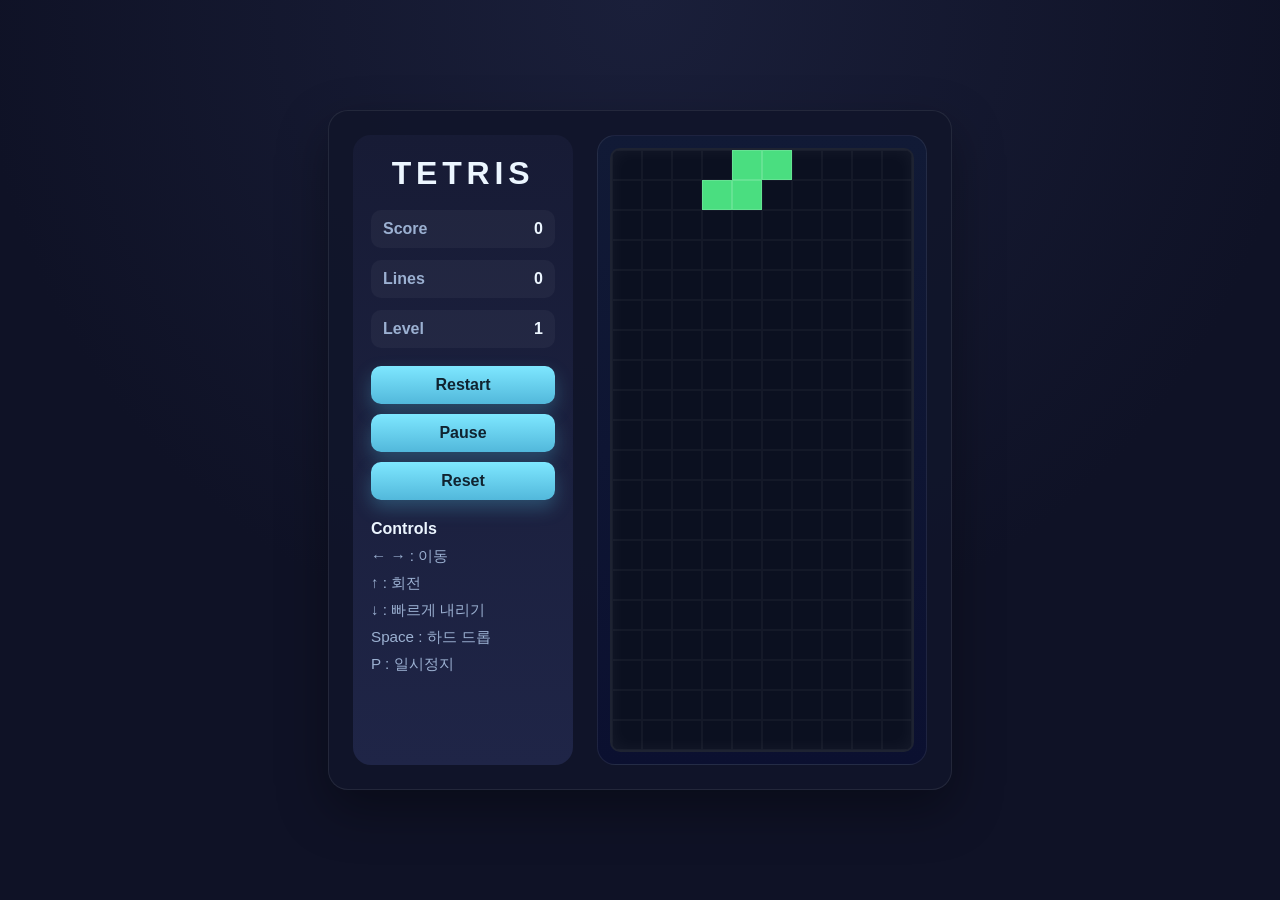
<file: Game01/index.html>
<!DOCTYPE html>
<html lang="ko">
  <head>
    <meta charset="UTF-8" />
    <meta name="viewport" content="width=device-width, initial-scale=1.0" />
    <title>테트리스</title>
    <link rel="stylesheet" href="style.css" />
  </head>
  <body>
    <div class="game-shell">
      <div class="panel">
        <h1>TETRIS</h1>

        <div class="stats">
          <div class="stat-box">
            <span class="label">Score</span>
            <span id="score">0</span>
          </div>
          <div class="stat-box">
            <span class="label">Lines</span>
            <span id="lines">0</span>
          </div>
          <div class="stat-box">
            <span class="label">Level</span>
            <span id="level">1</span>
          </div>
        </div>

        <div class="controls">
          <button id="start-btn">Start</button>
          <button id="pause-btn">Pause</button>
          <button id="reset-btn">Reset</button>
        </div>

        <div class="legend">
          <h2>Controls</h2>
          <ul>
            <li>← → : 이동</li>
            <li>↑ : 회전</li>
            <li>↓ : 빠르게 내리기</li>
            <li>Space : 하드 드롭</li>
            <li>P : 일시정지</li>
          </ul>
        </div>
      </div>

      <div class="board-wrap">
        <canvas id="game" width="300" height="600" aria-label="Tetris board"></canvas>
      </div>
    </div>

    <script src="script.js"></script>
  </body>
</html>
</file>
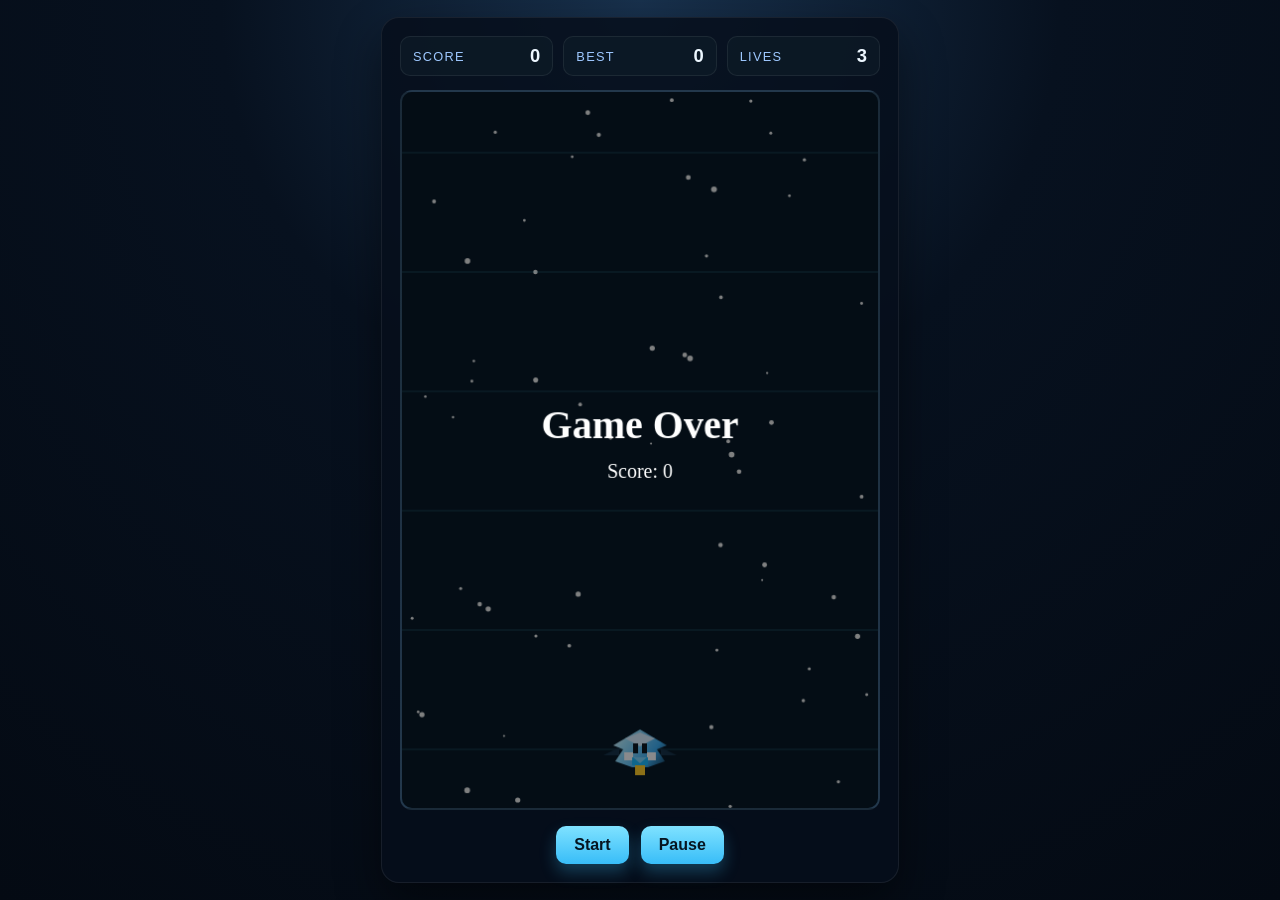
<file: Game02/index.html>
<!DOCTYPE html>
<html lang="ko">
  <head>
    <meta charset="UTF-8" />
    <meta name="viewport" content="width=device-width, initial-scale=1.0" />
    <title>Sky Defender</title>
    <link rel="stylesheet" href="style.css" />
  </head>
  <body>
    <div class="game-wrap">
      <div class="hud">
        <div class="panel">
          <span>Score</span>
          <strong id="score">0</strong>
        </div>
        <div class="panel">
          <span>Best</span>
          <strong id="best">0</strong>
        </div>
        <div class="panel">
          <span>Lives</span>
          <strong id="lives">3</strong>
        </div>
      </div>

      <canvas id="gameCanvas" width="480" height="720" aria-label="Vertical shooting game"></canvas>

      <div class="controls">
        <button id="startBtn">Start</button>
        <button id="pauseBtn">Pause</button>
      </div>
    </div>

    <script src="script.js"></script>
  </body>
</html>
</file>
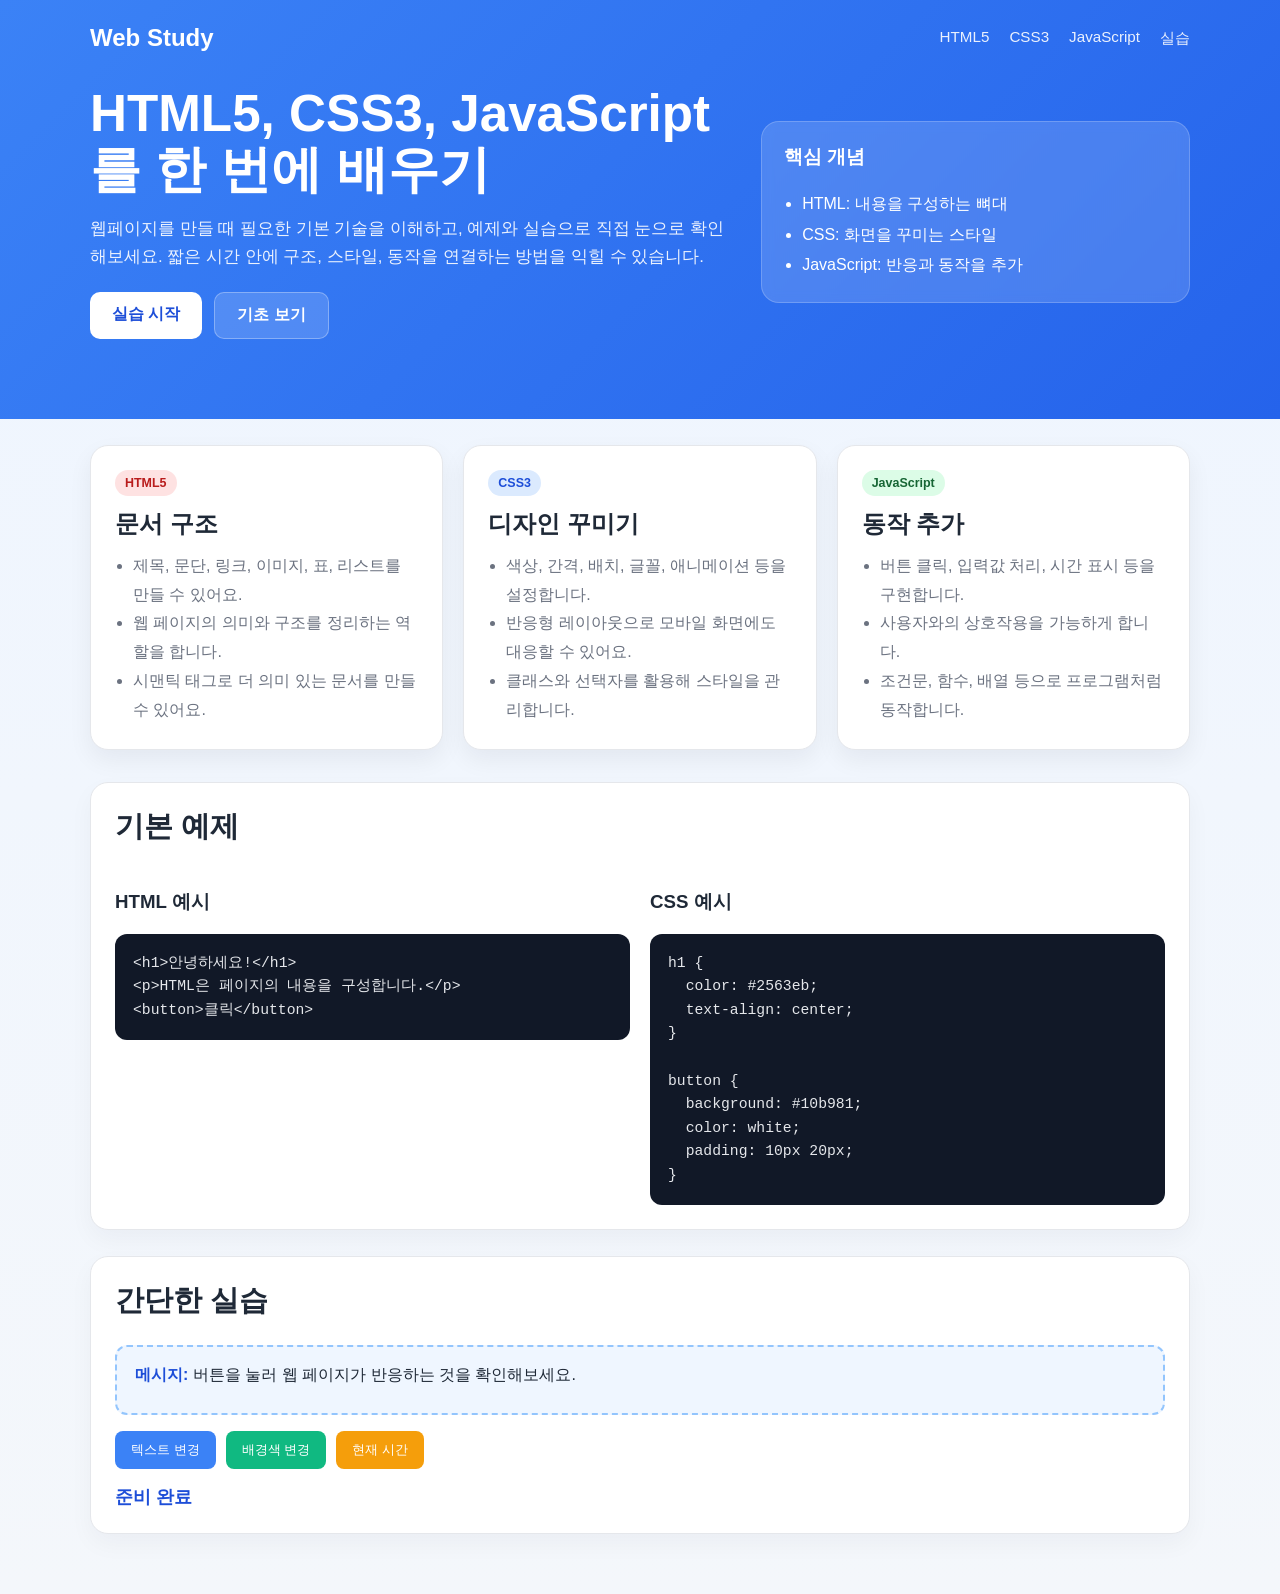
<file: DemoPage.html>
<!DOCTYPE html>
<html lang="ko">
  <head>
    <meta charset="UTF-8" />
    <meta name="viewport" content="width=device-width, initial-scale=1.0" />
    <title>HTML5 + CSS3 + JavaScript 학습 페이지</title>
    <style>
      :root {
        --bg: #f4f7fb;
        --card: #ffffff;
        --primary: #3b82f6;
        --primary-dark: #1d4ed8;
        --accent: #10b981;
        --text: #1f2937;
        --muted: #6b7280;
        --line: #e5e7eb;
        --warning: #f59e0b;
      }

      * {
        box-sizing: border-box;
      }

      body {
        margin: 0;
        font-family: "Segoe UI", Tahoma, Geneva, Verdana, sans-serif;
        background: linear-gradient(180deg, #eef5ff 0%, var(--bg) 100%);
        color: var(--text);
      }

      .container {
        width: min(1100px, 90%);
        margin: 0 auto;
      }

      header {
        background: linear-gradient(135deg, var(--primary) 0%, #2563eb 100%);
        color: white;
        padding: 24px 0 80px;
      }

      nav {
        display: flex;
        justify-content: space-between;
        align-items: center;
        gap: 16px;
      }

      .logo {
        font-size: 1.5rem;
        font-weight: 700;
      }

      .nav-links {
        display: flex;
        gap: 20px;
        flex-wrap: wrap;
        font-size: 0.95rem;
      }

      .nav-links a {
        color: white;
        opacity: 0.9;
        text-decoration: none;
      }

      .hero {
        display: grid;
        grid-template-columns: 1.2fr 0.8fr;
        gap: 28px;
        align-items: center;
        margin-top: 34px;
      }

      .hero h1 {
        font-size: clamp(2.2rem, 4vw, 4rem);
        line-height: 1.1;
        margin: 0 0 16px;
      }

      .hero p {
        font-size: 1.05rem;
        line-height: 1.7;
        margin: 0 0 20px;
        color: rgba(255, 255, 255, 0.9);
      }

      .buttons {
        display: flex;
        gap: 12px;
        flex-wrap: wrap;
      }

      .btn {
        display: inline-block;
        border: none;
        border-radius: 10px;
        padding: 12px 22px;
        font-weight: 700;
        cursor: pointer;
        text-decoration: none;
        transition: transform 0.2s ease;
      }

      .btn:hover {
        transform: translateY(-2px);
      }

      .btn-primary {
        background: white;
        color: var(--primary-dark);
      }

      .btn-secondary {
        background: rgba(255, 255, 255, 0.15);
        color: white;
        border: 1px solid rgba(255, 255, 255, 0.3);
      }

      .hero-card {
        background: rgba(255, 255, 255, 0.15);
        border: 1px solid rgba(255, 255, 255, 0.2);
        border-radius: 18px;
        padding: 22px;
        backdrop-filter: blur(6px);
      }

      .hero-card h3 {
        margin-top: 0;
      }

      .hero-card ul {
        margin: 0;
        padding-left: 18px;
        line-height: 1.9;
      }

      main {
        margin-top: -40px;
        padding-bottom: 60px;
      }

      .cards {
        display: grid;
        grid-template-columns: repeat(3, minmax(0, 1fr));
        gap: 20px;
        margin-bottom: 32px;
      }

      .card {
        background: var(--card);
        border-radius: 18px;
        padding: 24px;
        box-shadow: 0 10px 25px rgba(15, 23, 42, 0.06);
        border: 1px solid var(--line);
      }

      .badge {
        display: inline-block;
        font-size: 0.78rem;
        font-weight: 700;
        padding: 6px 10px;
        border-radius: 999px;
        margin-bottom: 12px;
      }

      .html .badge { background: #fee2e2; color: #b91c1c; }
      .css .badge { background: #dbeafe; color: #1d4ed8; }
      .js .badge { background: #dcfce7; color: #166534; }

      .card h3 {
        margin: 0 0 12px;
        font-size: 1.5rem;
      }

      .card ul {
        margin: 0;
        padding-left: 18px;
        line-height: 1.8;
        color: var(--muted);
      }

      section {
        margin-top: 26px;
      }

      .section-box {
        background: var(--card);
        border-radius: 18px;
        padding: 24px;
        box-shadow: 0 10px 25px rgba(15, 23, 42, 0.04);
        border: 1px solid var(--line);
      }

      .section-box h2 {
        margin-top: 0;
        font-size: 1.8rem;
      }

      .example-grid {
        display: grid;
        grid-template-columns: 1fr 1fr;
        gap: 20px;
      }

      pre {
        margin: 0;
        background: #111827;
        color: #e5e7eb;
        border-radius: 12px;
        padding: 18px;
        overflow-x: auto;
        font-size: 0.92rem;
        line-height: 1.6;
      }

      .demo-panel {
        display: grid;
        gap: 16px;
      }

      .box {
        border: 2px dashed #93c5fd;
        background: #eff6ff;
        border-radius: 12px;
        padding: 18px;
        min-height: 70px;
      }

      .box strong {
        color: var(--primary-dark);
      }

      .button-row {
        display: flex;
        gap: 10px;
        flex-wrap: wrap;
      }

      .mini-btn {
        background: var(--primary);
        color: white;
        border: none;
        padding: 10px 16px;
        border-radius: 8px;
        cursor: pointer;
      }

      .mini-btn.alt {
        background: var(--accent);
      }

      .mini-btn.warn {
        background: var(--warning);
      }

      .output {
        font-size: 1.1rem;
        font-weight: 600;
        color: var(--primary-dark);
      }

      @media (max-width: 820px) {
        .hero,
        .cards,
        .example-grid {
          grid-template-columns: 1fr;
        }

        nav {
          flex-direction: column;
          align-items: flex-start;
        }
      }
    </style>
  </head>
  <body>
    <header>
      <div class="container">
        <nav>
          <div class="logo">Web Study</div>
          <div class="nav-links">
            <a href="#html">HTML5</a>
            <a href="#css">CSS3</a>
            <a href="#js">JavaScript</a>
            <a href="#demo">실습</a>
          </div>
        </nav>

        <div class="hero">
          <div>
            <h1>HTML5, CSS3, JavaScript를 한 번에 배우기</h1>
            <p>
              웹페이지를 만들 때 필요한 기본 기술을 이해하고, 예제와 실습으로
              직접 눈으로 확인해보세요. 짧은 시간 안에 구조, 스타일, 동작을
              연결하는 방법을 익힐 수 있습니다.
            </p>
            <div class="buttons">
              <a class="btn btn-primary" href="#demo">실습 시작</a>
              <a class="btn btn-secondary" href="#html">기초 보기</a>
            </div>
          </div>

          <div class="hero-card">
            <h3>핵심 개념</h3>
            <ul>
              <li>HTML: 내용을 구성하는 뼈대</li>
              <li>CSS: 화면을 꾸미는 스타일</li>
              <li>JavaScript: 반응과 동작을 추가</li>
            </ul>
          </div>
        </div>
      </div>
    </header>

    <main class="container">
      <section class="cards">
        <article class="card html" id="html">
          <span class="badge">HTML5</span>
          <h3>문서 구조</h3>
          <ul>
            <li>제목, 문단, 링크, 이미지, 표, 리스트를 만들 수 있어요.</li>
            <li>웹 페이지의 의미와 구조를 정리하는 역할을 합니다.</li>
            <li>시맨틱 태그로 더 의미 있는 문서를 만들 수 있어요.</li>
          </ul>
        </article>

        <article class="card css" id="css">
          <span class="badge">CSS3</span>
          <h3>디자인 꾸미기</h3>
          <ul>
            <li>색상, 간격, 배치, 글꼴, 애니메이션 등을 설정합니다.</li>
            <li>반응형 레이아웃으로 모바일 화면에도 대응할 수 있어요.</li>
            <li>클래스와 선택자를 활용해 스타일을 관리합니다.</li>
          </ul>
        </article>

        <article class="card js" id="js">
          <span class="badge">JavaScript</span>
          <h3>동작 추가</h3>
          <ul>
            <li>버튼 클릭, 입력값 처리, 시간 표시 등을 구현합니다.</li>
            <li>사용자와의 상호작용을 가능하게 합니다.</li>
            <li>조건문, 함수, 배열 등으로 프로그램처럼 동작합니다.</li>
          </ul>
        </article>
      </section>

      <section class="section-box">
        <h2>기본 예제</h2>
        <div class="example-grid">
          <div>
            <h3>HTML 예시</h3>
            <pre>&lt;h1&gt;안녕하세요!&lt;/h1&gt;
&lt;p&gt;HTML은 페이지의 내용을 구성합니다.&lt;/p&gt;
&lt;button&gt;클릭&lt;/button&gt;</pre>
          </div>

          <div>
            <h3>CSS 예시</h3>
            <pre>h1 {
  color: #2563eb;
  text-align: center;
}

button {
  background: #10b981;
  color: white;
  padding: 10px 20px;
}</pre>
          </div>
        </div>
      </section>

      <section class="section-box" id="demo">
        <h2>간단한 실습</h2>
        <div class="demo-panel">
          <div class="box" id="messageBox">
            <strong>메시지:</strong> 버튼을 눌러 웹 페이지가 반응하는 것을 확인해보세요.
          </div>

          <div class="button-row">
            <button class="mini-btn" id="changeTextBtn">텍스트 변경</button>
            <button class="mini-btn alt" id="changeColorBtn">배경색 변경</button>
            <button class="mini-btn warn" id="showTimeBtn">현재 시간</button>
          </div>

          <div class="output" id="outputText">준비 완료</div>
        </div>
      </section>
    </main>

    <script>
      const messageBox = document.getElementById('messageBox');
      const outputText = document.getElementById('outputText');

      document.getElementById('changeTextBtn').addEventListener('click', () => {
        messageBox.innerHTML = '<strong>메시지:</strong> HTML 구조를 이해하고, 내용을 바꾸는 연습을 했습니다!';
        outputText.textContent = '텍스트가 변경되었습니다.';
      });

      document.getElementById('changeColorBtn').addEventListener('click', () => {
        const colors = ['#dbeafe', '#dcfce7', '#fef3c7', '#fce7f3'];
        const randomColor = colors[Math.floor(Math.random() * colors.length)];
        messageBox.style.backgroundColor = randomColor;
        outputText.textContent = '배경색이 바뀌었습니다.';
      });

      document.getElementById('showTimeBtn').addEventListener('click', () => {
        const now = new Date();
        const time = now.toLocaleTimeString();
        messageBox.innerHTML = '<strong>메시지:</strong> 현재 시간은 ' + time + ' 입니다.';
        outputText.textContent = '시간을 표시했습니다.';
      });
    </script>
  </body>
</html>
</file>
<file: Game01/style.css>
:root {
  --bg: #0f1226;
  --panel: #171b35;
  --panel-2: #1f2547;
  --board: #0b1020;
  --grid: rgba(255,255,255,0.08);
  --accent: #7ee7ff;
  --text: #ecf6ff;
  --muted: #9bb0d1;
  --shadow: rgba(0, 0, 0, 0.35);
}

* {
  box-sizing: border-box;
}

body {
  margin: 0;
  min-height: 100vh;
  display: grid;
  place-items: center;
  background: radial-gradient(circle at top, #1a1f3a, var(--bg) 60%);
  color: var(--text);
  font-family: "Segoe UI", Tahoma, Geneva, Verdana, sans-serif;
}

.game-shell {
  display: flex;
  gap: 24px;
  padding: 24px;
  border-radius: 20px;
  background: rgba(17, 22, 43, 0.9);
  box-shadow: 0 20px 50px var(--shadow);
  border: 1px solid rgba(255,255,255,0.08);
}

.panel {
  width: 220px;
  background: linear-gradient(180deg, var(--panel), var(--panel-2));
  border-radius: 18px;
  padding: 20px 18px;
}

h1 {
  margin: 0 0 18px;
  text-align: center;
  letter-spacing: 0.15em;
  font-size: 2rem;
}

.stats {
  display: grid;
  gap: 12px;
}

.stat-box {
  display: flex;
  justify-content: space-between;
  align-items: center;
  padding: 10px 12px;
  border-radius: 10px;
  background: rgba(255,255,255,0.04);
  font-weight: 700;
}

.label {
  color: var(--muted);
}

.controls {
  display: grid;
  gap: 10px;
  margin-top: 18px;
}

button {
  border: none;
  border-radius: 10px;
  padding: 10px 12px;
  font-size: 1rem;
  font-weight: 700;
  background: linear-gradient(180deg, #7ee7ff, #52b8db);
  color: #102330;
  cursor: pointer;
  transition: transform 0.15s ease, box-shadow 0.15s ease;
  box-shadow: 0 8px 18px rgba(82, 184, 219, 0.3);
}

button:hover {
  transform: translateY(-1px);
}

button:active {
  transform: translateY(1px);
}

.legend {
  margin-top: 20px;
  color: var(--muted);
}

.legend h2 {
  margin-bottom: 8px;
  font-size: 1rem;
  color: var(--text);
}

.legend ul {
  list-style: none;
  padding: 0;
  margin: 0;
  display: grid;
  gap: 6px;
  font-size: 0.95rem;
}

.board-wrap {
  padding: 12px;
  border-radius: 18px;
  background: linear-gradient(180deg, #111a36, #0b1030);
  border: 1px solid rgba(255,255,255,0.08);
}

canvas {
  display: block;
  background: var(--board);
  border-radius: 10px;
  border: 2px solid rgba(255,255,255,0.08);
  box-shadow: inset 0 0 18px rgba(255,255,255,0.05);
}

@media (max-width: 640px) {
  .game-shell {
    flex-direction: column;
    align-items: center;
  }

  .panel {
    width: min(100%, 300px);
  }
}
</file>
<file: Game02/style.css>
:root {
  --bg1: #07111f;
  --bg2: #0e1d2d;
  --panel: rgba(13, 26, 39, 0.82);
  --panel-border: rgba(255,255,255,0.07);
  --text: #edf7ff;
  --muted: #9ec8ff;
  --accent: #6fe3ff;
  --danger: #ff7373;
  --warning: #ffd166;
  --good: #7ef0b6;
}

* {
  box-sizing: border-box;
}

body {
  margin: 0;
  min-height: 100vh;
  display: grid;
  place-items: center;
  background: radial-gradient(circle at top, #18314d 0%, var(--bg1) 38%, #040a13 100%);
  color: var(--text);
  font-family: 'Segoe UI', Tahoma, sans-serif;
}

.game-wrap {
  background: rgba(7, 15, 28, 0.85);
  border: 1px solid var(--panel-border);
  border-radius: 18px;
  box-shadow: 0 20px 45px rgba(0, 0, 0, 0.45);
  padding: 18px;
}

.hud {
  display: flex;
  gap: 10px;
  margin-bottom: 14px;
}

.panel {
  flex: 1;
  background: var(--panel);
  border: 1px solid var(--panel-border);
  border-radius: 10px;
  padding: 8px 12px;
  display: flex;
  justify-content: space-between;
  align-items: center;
}

.panel span {
  color: var(--muted);
  font-size: 0.8rem;
  text-transform: uppercase;
  letter-spacing: 0.1em;
}

.panel strong {
  font-size: 1.15rem;
}

canvas {
  display: block;
  width: 480px;
  height: 720px;
  border-radius: 12px;
  background: linear-gradient(180deg, #071827 0%, #10273d 100%);
  border: 2px solid rgba(255,255,255,0.08);
  box-shadow: inset 0 0 20px rgba(111, 227, 255, 0.07);
}

.controls {
  display: flex;
  justify-content: center;
  gap: 12px;
  margin-top: 16px;
}

button {
  border: none;
  border-radius: 10px;
  padding: 10px 18px;
  font-size: 1rem;
  font-weight: 700;
  cursor: pointer;
  background: linear-gradient(180deg, #7fe2ff, #38bdf8);
  color: #061521;
  box-shadow: 0 8px 16px rgba(56, 189, 248, 0.28);
}

button:hover {
  filter: brightness(1.05);
}

@media (max-width: 560px) {
  canvas {
    width: min(92vw, 480px);
    height: auto;
  }

  .game-wrap {
    padding: 12px;
  }
}
</file>
